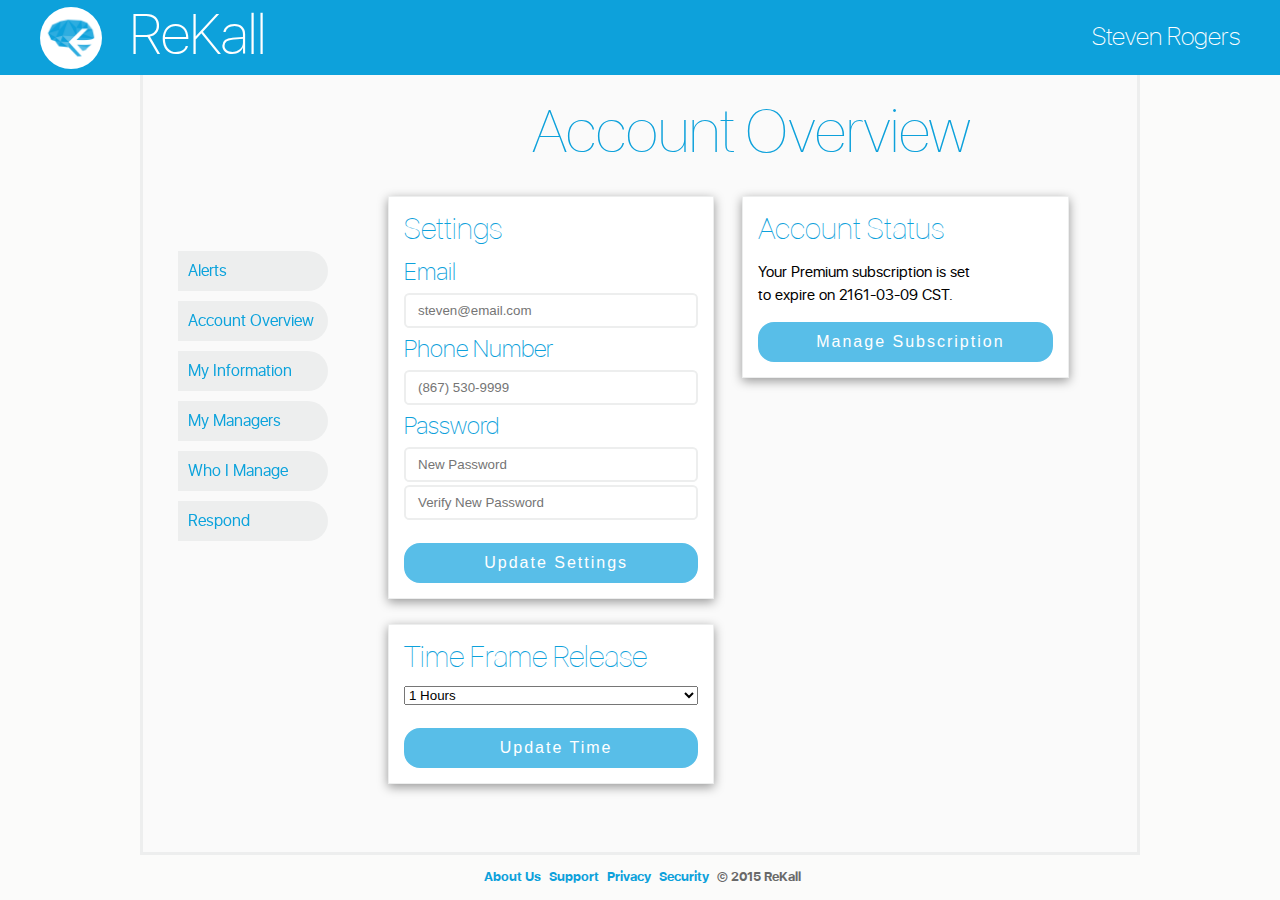
<file: index.html>
<!DOCTYPE html>
<html>
<head>
  <meta charset="utf-8">
  <meta name="viewport" content="width=device-width">
  <title>ReKall</title>
  <link href="style.css" rel="stylesheet" type="text/css">
</head>
<body>
  <div class="u-header">
    <ul class="header-list">
      <li><img id="header-logo" src="img/logo-no-text.png" /></li>
      <li><h1 class="header-text">ReKall</h1></li>
      <li id="header-user"><h1 class="header-text">Steven Rogers</h1></li>
    </ul>
  </div>
  
  <div class="root">
    <ul class="left-menu">
      <li><a href="alerts.html">Alerts</a></li>
      <li><a href="index.html">Account Overview</a></li>
      <li><a href="info.html">My Information</a></li>
      <li><a href="managers.html">My Managers</a></li>
      <li><a href="pledges.html">Who I Manage</a></li>
      <li><a href="responses.html">Respond</a></li>
    </ul>
    
    <div class="page-content">
      <h1 class="content-title">Account Overview</h1>
      <div class="entity-container tile">
        <h2 class="entity-container-title">Settings</h2>
        <h3 class="entity-container-subhead">Email</h3>
        <input type="text" placeholder="steven@email.com" />
        
        <h3 class="entity-container-subhead">Phone Number</h3>
        <input type="text" placeholder="(867) 530-9999" />
        
        <h3 class="entity-container-subhead">Password</h3>
        <input type="text" placeholder="New Password" />
        <input type="text" placeholder="Verify New Password" />
        <br />
        <input id="updateSettings-btn" class="entity-container-btn" type="button" value="Update Settings" />
      </div>
      
      <div class="entity-container tile">
        <h2 class="entity-container-title">Account Status</h2>
        <p class="container-p">Your Premium subscription is set<br />to expire on 2161-03-09 CST.</p>
        <input id="managePremium-btn" class="entity-container-btn" type="button" value="Manage Subscription" />
      </div>
      
      <div class="entity-container tile">
        <h2 class="entity-container-title">Time Frame Release</h2>
        <select id="timeframe-select">
          <option value="1">1 Hours</option>
          <option value="3">3 Hours</option>
          <option value="6">6 Hours</option>
          <option value="12">12 Hours</option>
          <option value="18">18 Hours</option>
          <option value="24">24 Hours</option>
          <option value="36">36 Hours</option>
          <option value="48">48 Hours</option>
        </select>
        <br /><br />
        <input id="updateTime-btn" class="entity-container-btn" type="button" value="Update Time" />
      </div>
    </div>
  </div>
  
  <footer class="page-footer">
    <nav>
      <ul>
        <li><a href="a/about.html">About Us</a></li>
        <li><a href="a/security.html">Support</a></li>
        <li><a href="a/privacy.html">Privacy</a></li>
        <li><a href="a/security.html">Security</a></li>
        <li>© 2015 ReKall</li>
      </ul>
    </nav>
  </footer>
</body>
</html>
</file>
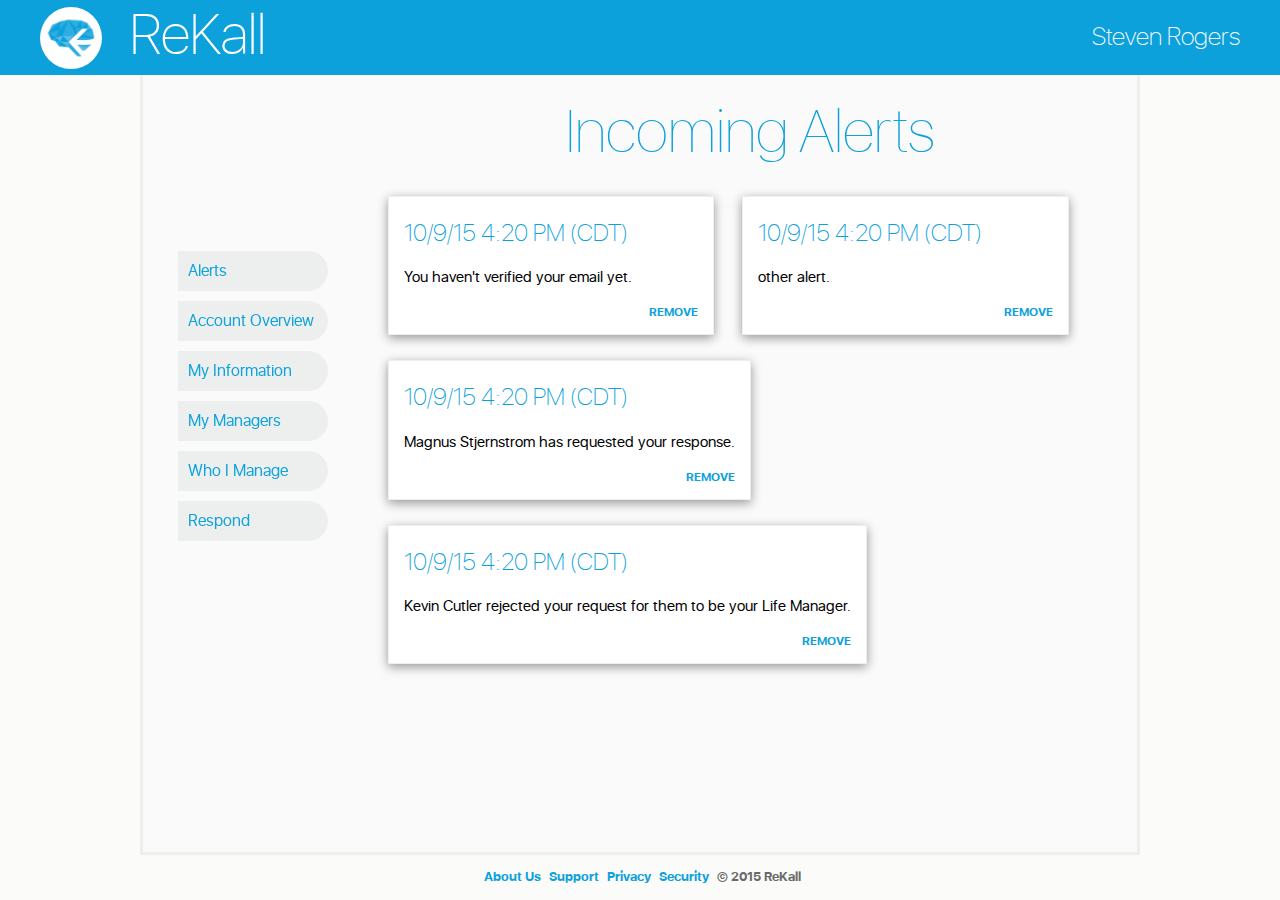
<file: alerts.html>
<!DOCTYPE html>
<html>
<head>
  <meta charset="utf-8">
  <meta name="viewport" content="width=device-width">
  <title>ReKall</title>
  <link href="style.css" rel="stylesheet" type="text/css">
</head>
<body>
  <div class="u-header">
    <ul class="header-list">
      <li><img id="header-logo" src="img/logo-no-text.png" /></li>
      <li><h1 class="header-text">ReKall</h1></li>
      <li id="header-user"><h1 class="header-text">Steven Rogers</h1></li>
    </ul>
  </div>
  
  <div class="root">
    <ul class="left-menu">
      <li><a href="alerts.html">Alerts</a></li>
      <li><a href="index.html">Account Overview</a></li>
      <li><a href="info.html">My Information</a></li>
      <li><a href="managers.html">My Managers</a></li>
      <li><a href="pledges.html">Who I Manage</a></li>
      <li><a href="responses.html">Respond</a></li>
    </ul>
    
    <div class="page-content">
      <h1 class="content-title">Incoming Alerts</h1>
      <div class="entity-container tile">
        <h3 class="entity-container-subhead">10/9/15 4:20 PM (CDT)</h3>
        <p class="container-p">You haven't verified your email yet.</p>
        <p class="alert-remove">REMOVE</p>
      </div>
      <div class="entity-container tile">
        <h3 class="entity-container-subhead">10/9/15 4:20 PM (CDT)</h3>
        <p class="container-p">other alert.</p>
        <p class="alert-remove">REMOVE</p>
      </div>
      <div class="entity-container tile">
        <h3 class="entity-container-subhead">10/9/15 4:20 PM (CDT)</h3>
        <p class="container-p">Magnus Stjernstrom has requested your response.</p>
        <p class="alert-remove">REMOVE</p>
      </div>
      <div class="entity-container tile">
        <h3 class="entity-container-subhead">10/9/15 4:20 PM (CDT)</h3>
        <p class="container-p">Kevin Cutler rejected your request for them to be your Life Manager.</p>
        <p class="alert-remove">REMOVE</p>
      </div>
    </div>
  </div>
  
  <footer class="page-footer">
    <nav>
      <ul>
        <li><a href="a/about.html">About Us</a></li>
        <li><a href="a/security.html">Support</a></li>
        <li><a href="a/privacy.html">Privacy</a></li>
        <li><a href="a/security.html">Security</a></li>
        <li>© 2015 ReKall</li>
      </ul>
    </nav>
  </footer>
</body>
</html>
</file>
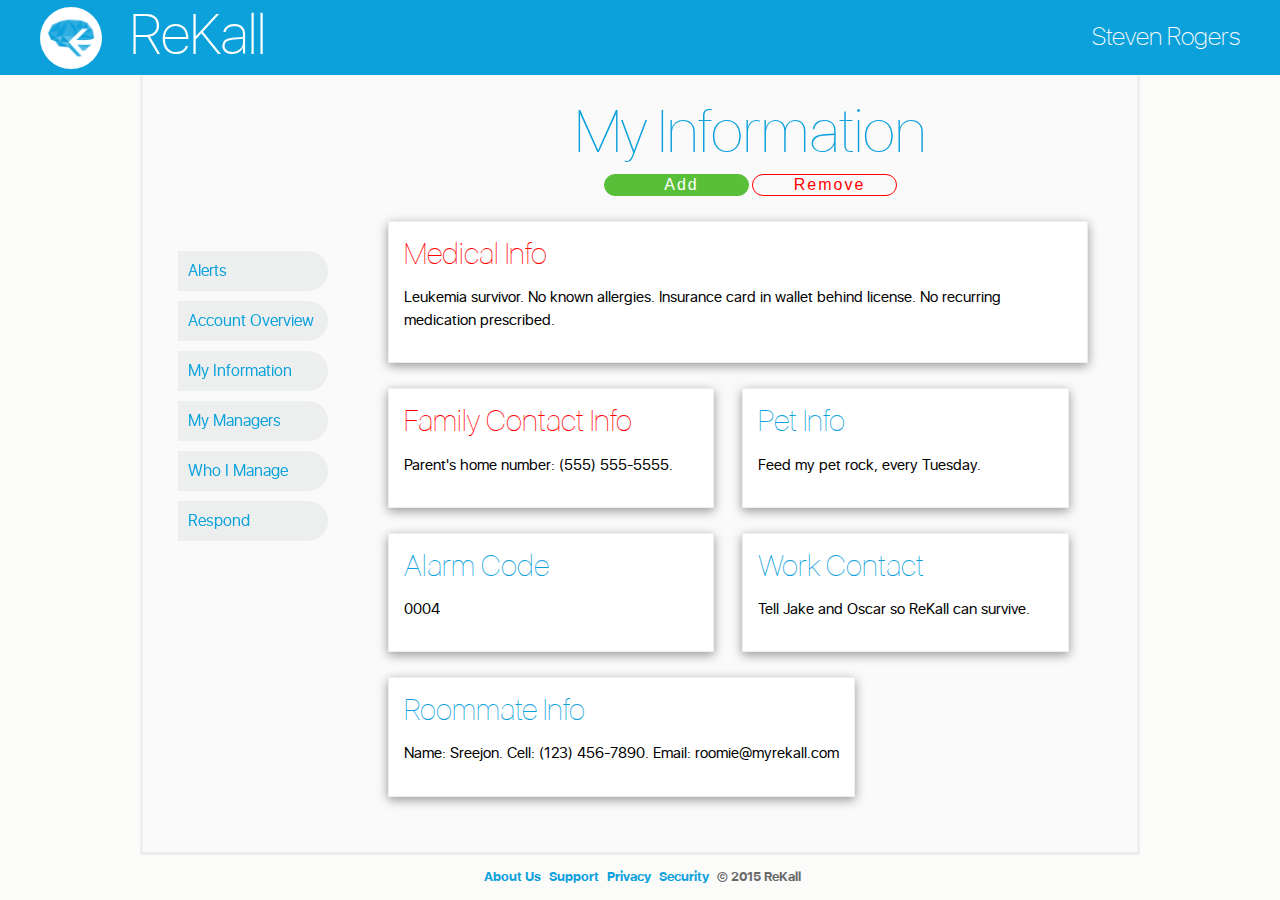
<file: info.html>
<!DOCTYPE html>
<html>
<head>
  <meta charset="utf-8">
  <meta name="viewport" content="width=device-width">
  <title>ReKall</title>
  <link href="style.css" rel="stylesheet" type="text/css">
</head>
<body>
  <div class="u-header">
    <ul class="header-list">
      <li><img id="header-logo" src="img/logo-no-text.png" /></li>
      <li><h1 class="header-text">ReKall</h1></li>
      <li id="header-user"><h1 class="header-text">Steven Rogers</h1></li>
    </ul>
  </div>
  
  <div class="root">
    <ul class="left-menu">
      <li><a href="alerts.html">Alerts</a></li>
      <li><a href="index.html">Account Overview</a></li>
      <li><a href="info.html">My Information</a></li>
      <li><a href="managers.html">My Managers</a></li>
      <li><a href="pledges.html">Who I Manage</a></li>
      <li><a href="responses.html">Respond</a></li>
    </ul>
    
    <div class="page-content">
      <h1 class="content-title">My Information</h1>
      <div class="section-btn-div">
        <input id="addInfo" class="entity-container-btn section-btn add-btn" type="button" value="Add" />
        <input id="removeInfo" class="entity-container-btn section-btn remove-btn" type="button" value="Remove" />
      </div>
      <div class="entity-container tile">
        <h2 class="entity-container-title red">Medical Info</h2>
        <p class="container-p">Leukemia survivor. No known allergies. Insurance card in wallet behind license. No recurring medication prescribed.</p>
      </div>
      
      <div class="entity-container tile">
        <h2 class="entity-container-title red">Family Contact Info</h2>
        <p class="container-p">Parent's home number: (555) 555-5555.</p>
      </div>
      
      <div class="entity-container tile">
        <h2 class="entity-container-title">Pet Info</h2>
        <p class="container-p">Feed my pet rock, every Tuesday.</p>
      </div>
      
      <div class="entity-container tile">
        <h2 class="entity-container-title">Alarm Code</h2>
        <p class="container-p">0004</p>
      </div>
      
      <div class="entity-container tile">
        <h2 class="entity-container-title">Work Contact</h2>
        <p class="container-p">Tell Jake and Oscar so ReKall can survive.</p>
      </div>
      
      <div class="entity-container tile">
        <h2 class="entity-container-title">Roommate Info</h2>
        <p class="container-p">Name: Sreejon. Cell: (123) 456-7890. Email: roomie@myrekall.com</p>
      </div>
    </div>
  </div>
  
  <footer class="page-footer">
    <nav>
      <ul>
        <li><a href="a/about.html">About Us</a></li>
        <li><a href="a/security.html">Support</a></li>
        <li><a href="a/privacy.html">Privacy</a></li>
        <li><a href="a/security.html">Security</a></li>
        <li>© 2015 ReKall</li>
      </ul>
    </nav>
  </footer>
</body>
</html>
</file>
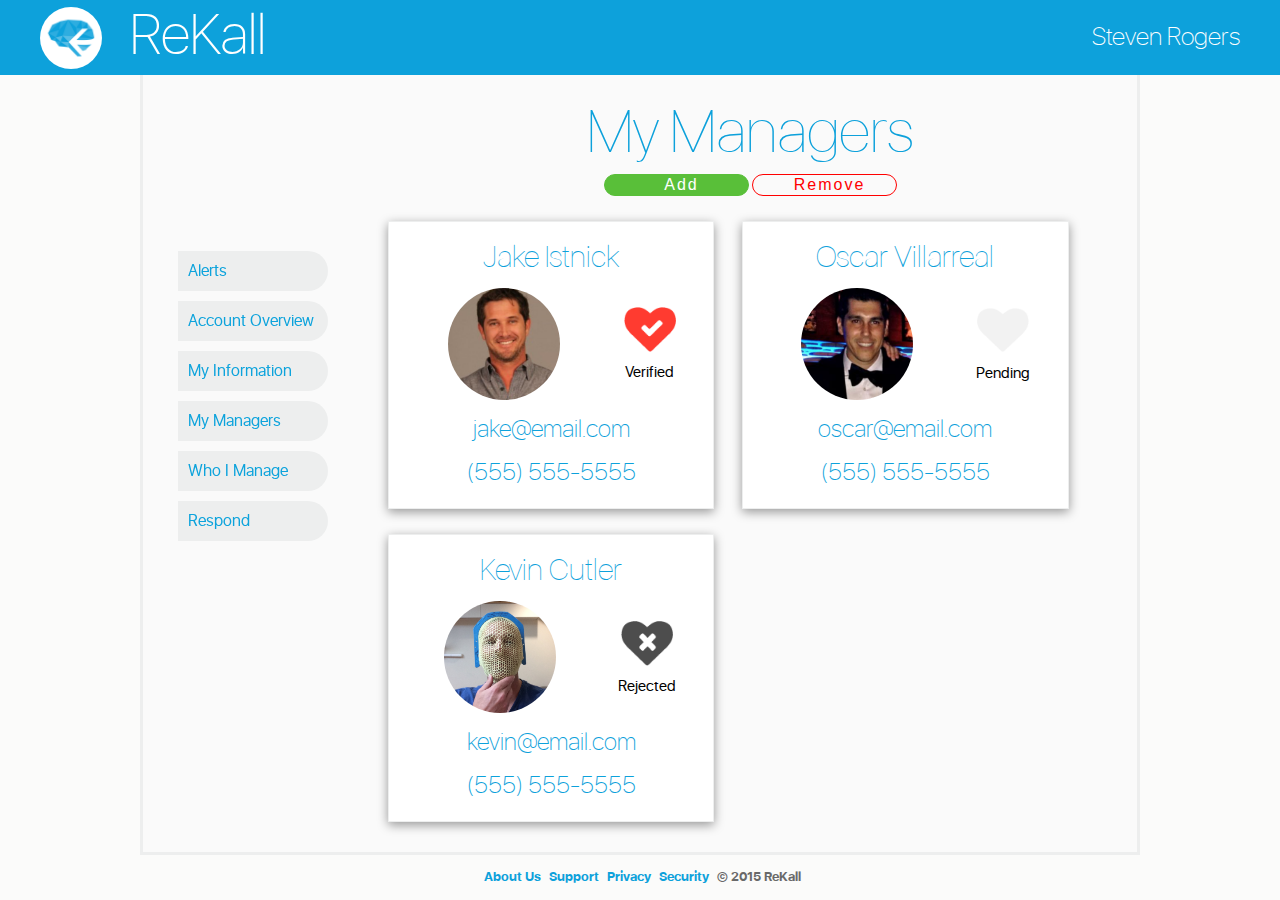
<file: managers.html>
<!DOCTYPE html>
<html>
<head>
  <meta charset="utf-8">
  <meta name="viewport" content="width=device-width">
  <title>ReKall</title>
  <link href="style.css" rel="stylesheet" type="text/css">
</head>
<body>
  <div class="u-header">
    <ul class="header-list">
      <li><img id="header-logo" src="img/logo-no-text.png" /></li>
      <li><h1 class="header-text">ReKall</h1></li>
      <li id="header-user"><h1 class="header-text">Steven Rogers</h1></li>
    </ul>
  </div>
  
  <div class="root">
    <ul class="left-menu">
      <li><a href="alerts.html">Alerts</a></li>
      <li><a href="index.html">Account Overview</a></li>
      <li><a href="info.html">My Information</a></li>
      <li><a href="managers.html">My Managers</a></li>
      <li><a href="pledges.html">Who I Manage</a></li>
      <li><a href="responses.html">Respond</a></li>
    </ul>
    
    <div class="page-content">
      <h1 class="content-title">My Managers</h1>
      <div class="section-btn-div">
        <input id="addInfo" class="entity-container-btn section-btn add-btn" type="button" value="Add" />
        <input id="removeInfo" class="entity-container-btn section-btn remove-btn" type="button" value="Remove" />
      </div>
      <div class="entity-container tile">
        <table class="manager-table">
          <tr>
            <td colspan="2">
              <h2 class="entity-container-title center">Jake Istnick</h2>
            </td>
          </tr>
          <tr>
            <td>
              <img class="table-img user" src="img/jake" />
            </td>
            <td>
              <img class="table-img heart" src="img/heartcheck_3x.png" />
              <br />
              <p class="container-p">Verified</p>
            </td>
          </tr>
          <tr>
            <td colspan="2">
              <h2 class="entity-container-subhead center">jake@email.com</h2>
            </td>
          </tr>
          <tr>
            <td colspan="2">
              <h2 class="entity-container-subhead center">(555) 555-5555</h2>
            </td>
          </tr>
        </table>
      </div>
      
      <div class="entity-container tile">
        <table class="manager-table">
          <tr>
            <td colspan="2">
              <h2 class="entity-container-title center">Oscar Villarreal</h2>
            </td>
          </tr>
          <tr>
            <td>
              <img class="table-img user" src="img/oscar" />
            </td>
            <td>
              <img class="table-img heart" src="img/heartgray_3x.png" />
              <br />
              <p class="container-p">Pending</p>
            </td>
          </tr>
          <tr>
            <td colspan="2">
              <h2 class="entity-container-subhead center">oscar@email.com</h2>
            </td>
          </tr>
          <tr>
            <td colspan="2">
              <h2 class="entity-container-subhead center">(555) 555-5555</h2>
            </td>
          </tr>
        </table>
      </div>
      
      <div class="entity-container tile">
        <table class="manager-table">
          <tr>
            <td colspan="2">
              <h2 class="entity-container-title center">Kevin Cutler</h2>
            </td>
          </tr>
          <tr>
            <td>
              <img class="table-img user" src="img/kevin" />
            </td>
            <td>
              <img class="table-img heart" src="img/heartx_3x.png" />
              <br />
              <p class="container-p">Rejected</p>
            </td>
          </tr>
          <tr>
            <td colspan="2">
              <h2 class="entity-container-subhead center">kevin@email.com</h2>
            </td>
          </tr>
          <tr>
            <td colspan="2">
              <h2 class="entity-container-subhead center">(555) 555-5555</h2>
            </td>
          </tr>
        </table>
      </div>
    </div>
  </div>
  
  <footer class="page-footer">
    <nav>
      <ul>
        <li><a href="a/about.html">About Us</a></li>
        <li><a href="a/security.html">Support</a></li>
        <li><a href="a/privacy.html">Privacy</a></li>
        <li><a href="a/security.html">Security</a></li>
        <li>© 2015 ReKall</li>
      </ul>
    </nav>
  </footer>
</body>
</html>
</file>
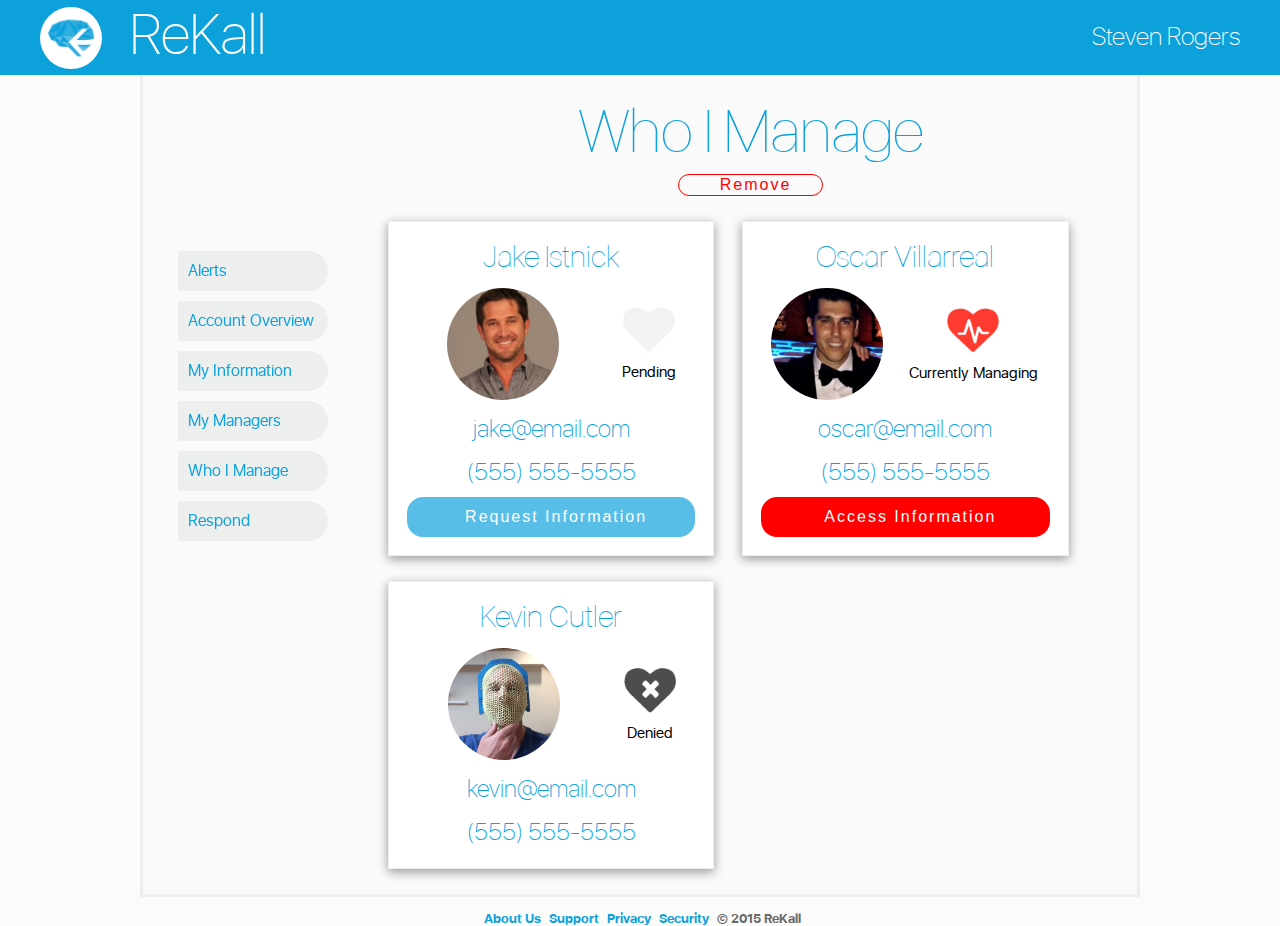
<file: pledges.html>
<!DOCTYPE html>
<html>
<head>
  <meta charset="utf-8">
  <meta name="viewport" content="width=device-width">
  <title>ReKall</title>
  <link href="style.css" rel="stylesheet" type="text/css">
</head>
<body>
  <div class="u-header">
    <ul class="header-list">
      <li><img id="header-logo" src="img/logo-no-text.png" /></li>
      <li><h1 class="header-text">ReKall</h1></li>
      <li id="header-user"><h1 class="header-text">Steven Rogers</h1></li>
    </ul>
  </div>
  
  <div class="root">
    <ul class="left-menu">
      <li><a href="alerts.html">Alerts</a></li>
      <li><a href="index.html">Account Overview</a></li>
      <li><a href="info.html">My Information</a></li>
      <li><a href="managers.html">My Managers</a></li>
      <li><a href="pledges.html">Who I Manage</a></li>
      <li><a href="responses.html">Respond</a></li>
    </ul>
    
    <div class="page-content">
      <h1 class="content-title">Who I Manage</h1>
      <div class="section-btn-div">
        <input id="removeInfo" class="entity-container-btn section-btn remove-btn" type="button" value="Remove" />
      </div>
      <div class="entity-container tile">
        <table class="pledge-table">
          <tr>
            <td colspan="2">
              <h2 class="entity-container-title center">Jake Istnick</h2>
            </td>
          </tr>
          <tr>
            <td>
              <img class="table-img user" src="img/jake" />
            </td>
            <td>
              <img class="table-img heart" src="img/heartgray_3x.png" />
              <br />
              <p class="container-p">Pending</p>
            </td>
          </tr>
          <tr>
            <td colspan="2">
              <h2 class="entity-container-subhead center">jake@email.com</h2>
            </td>
          </tr>
          <tr>
            <td colspan="2">
              <h2 class="entity-container-subhead center">(555) 555-5555</h2>
            </td>
          </tr>
          <tr>
            <td colspan="2">
              <input id="accessInfo-btn" class="entity-container-btn" type="button" value="Request Information" />
            </td>
          </tr>
        </table>
      </div>
      
      <div class="entity-container tile">
        <table class="pledge-table">
          <tr>
            <td colspan="2">
              <h2 class="entity-container-title center">Oscar Villarreal</h2>
            </td>
          </tr>
          <tr>
            <td>
              <img class="table-img user" src="img/oscar" />
            </td>
            <td>
              <img class="table-img heart" src="img/heart_3x.png" />
              <br />
              <p class="container-p">Currently Managing</p>
            </td>
          </tr>
          <tr>
            <td colspan="2">
              <h2 class="entity-container-subhead center">oscar@email.com</h2>
            </td>
          </tr>
          <tr>
            <td colspan="2">
              <h2 class="entity-container-subhead center">(555) 555-5555</h2>
            </td>
          </tr>
          <tr>
            <td colspan="2">
              <input id="accessInfo-btn" class="entity-container-btn alert" type="button" value="Access Information" />
            </td>
          </tr>
        </table>
      </div>
      
      <div class="entity-container tile">
        <table class="pledge-table">
          <tr>
            <td colspan="2">
              <h2 class="entity-container-title center">Kevin Cutler</h2>
            </td>
          </tr>
          <tr>
            <td>
              <img class="table-img user" src="img/kevin" />
            </td>
            <td>
              <img class="table-img heart" src="img/heartx_3x.png" />
              <br />
              <p class="container-p">Denied</p>
            </td>
          </tr>
          <tr>
            <td colspan="2">
              <h2 class="entity-container-subhead center">kevin@email.com</h2>
            </td>
          </tr>
          <tr>
            <td colspan="2">
              <h2 class="entity-container-subhead center">(555) 555-5555</h2>
            </td>
          </tr>
        </table>
      </div>
    </div>
  </div>
  
  <footer class="page-footer">
    <nav>
      <ul>
        <li><a href="a/about.html">About Us</a></li>
        <li><a href="a/security.html">Support</a></li>
        <li><a href="a/privacy.html">Privacy</a></li>
        <li><a href="a/security.html">Security</a></li>
        <li>© 2015 ReKall</li>
      </ul>
    </nav>
  </footer>
</body>
</html>
</file>
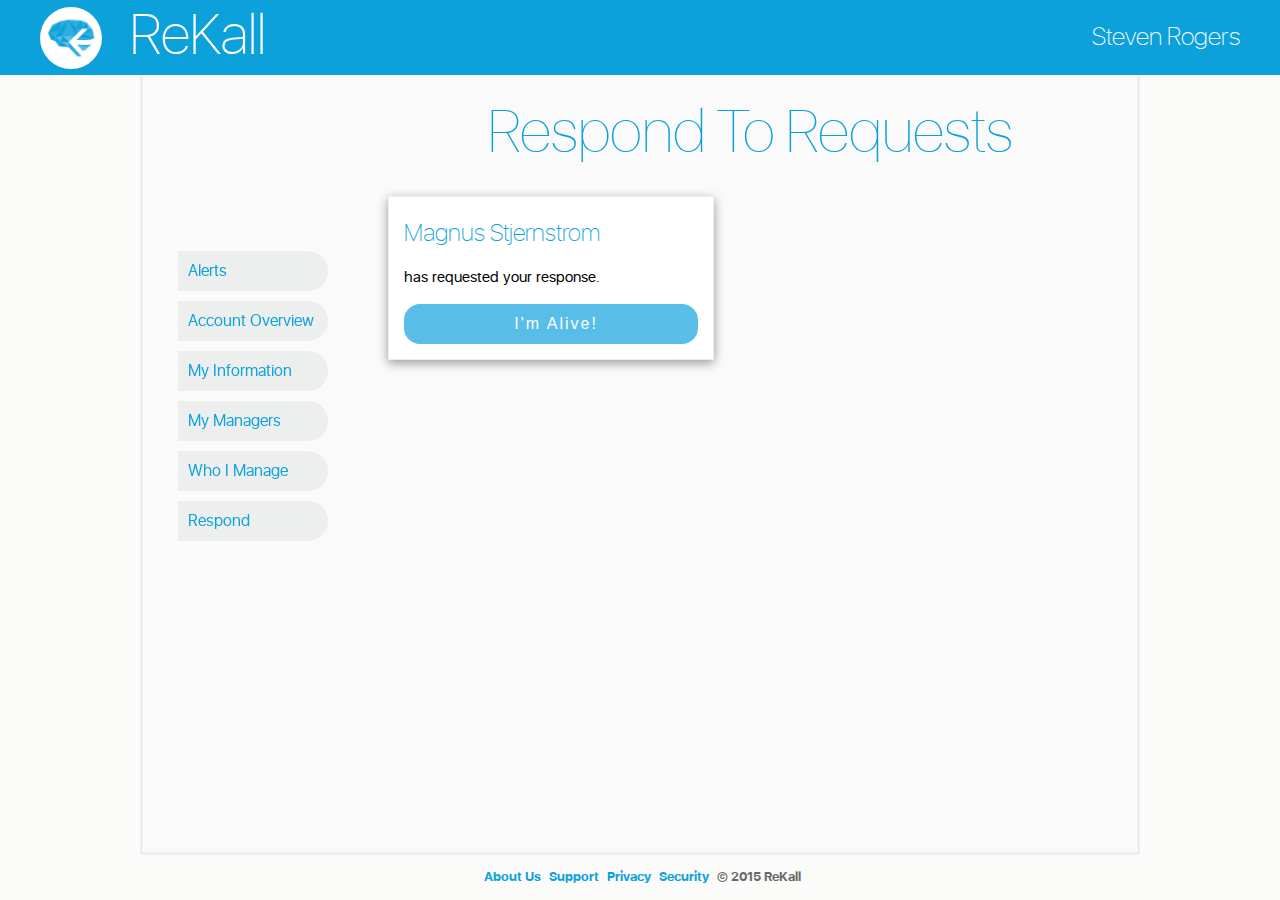
<file: responses.html>
<!DOCTYPE html>
<html>
<head>
  <meta charset="utf-8">
  <meta name="viewport" content="width=device-width">
  <title>ReKall</title>
  <link href="style.css" rel="stylesheet" type="text/css">
</head>
<body>
  <div class="u-header">
    <ul class="header-list">
      <li><img id="header-logo" src="img/logo-no-text.png" /></li>
      <li><h1 class="header-text">ReKall</h1></li>
      <li id="header-user"><h1 class="header-text">Steven Rogers</h1></li>
    </ul>
  </div>
  
  <div class="root">
    <ul class="left-menu">
      <li><a href="alerts.html">Alerts</a></li>
      <li><a href="index.html">Account Overview</a></li>
      <li><a href="info.html">My Information</a></li>
      <li><a href="managers.html">My Managers</a></li>
      <li><a href="pledges.html">Who I Manage</a></li>
      <li><a href="responses.html">Respond</a></li>
    </ul>
    
    <div class="page-content">
      <h1 class="content-title">Respond To Requests</h1>
      
      <div class="entity-container tile">
        <h3 class="entity-container-subhead">Magnus Stjernstrom</h3>
        <p class="container-p">has requested your response.</p>
        <input id="respondRequest-btn" class="entity-container-btn" type="button" value="I'm Alive!" />
      </div>
    </div>
  </div>
  
  <footer class="page-footer">
    <nav>
      <ul>
        <li><a href="a/about.html">About Us</a></li>
        <li><a href="a/security.html">Support</a></li>
        <li><a href="a/privacy.html">Privacy</a></li>
        <li><a href="a/security.html">Security</a></li>
        <li>© 2015 ReKall</li>
      </ul>
    </nav>
  </footer>
</body>
</html>
</file>
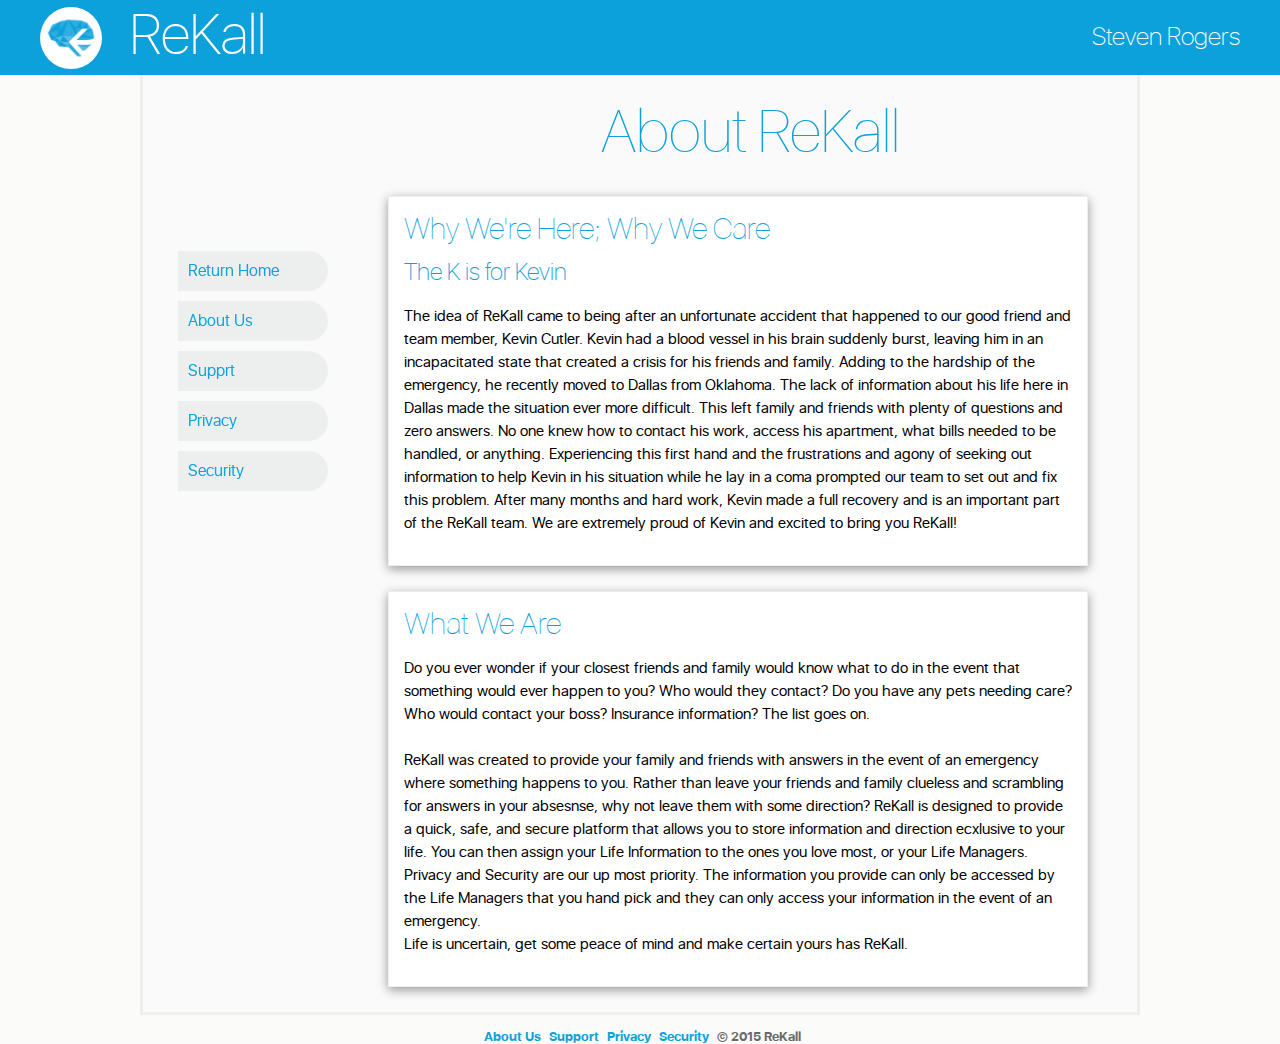
<file: a/about.html>
<!DOCTYPE html>
<html>
<head>
  <meta charset="utf-8">
<!--  <meta name="viewport" content="width=device-width">-->
  <title>ReKall</title>
  <link href="../style.css" rel="stylesheet" type="text/css">
</head>
<body>
  <div class="u-header">
    <ul class="header-list">
      <li><img id="header-logo" src="../img/logo-no-text.png" /></li>
      <li><h1 class="header-text">ReKall</h1></li>
      <li id="header-user"><h1 class="header-text">Steven Rogers</h1></li>
    </ul>
  </div>
  
  <div class="root">
    <ul class="left-menu">
      <li><a href="../index.html">Return Home</a></li>
      <li><a href="about.html">About Us</a></li>
      <li><a href="support.html">Supprt</a></li>
      <li><a href="privacy.html">Privacy</a></li>
      <li><a href="security.html">Security</a></li>
    </ul>
    
    <div class="page-content">
      <h1 class="content-title">About ReKall</h1>
      <div class="entity-container tile">
        <h3 class="entity-container-title">Why We're Here; Why We Care</h3>
        <h4 class="entity-container-subhead">The K is for Kevin</h4>
        <p class="container-p">The idea of ReKall came to being after an unfortunate accident that happened to our good friend and team member, Kevin Cutler. Kevin had a blood vessel in his brain suddenly burst, leaving him in an incapacitated state that created a crisis for his friends and family. Adding to the hardship of the emergency, he recently moved to Dallas from Oklahoma. The lack of information about his life here in Dallas made the situation ever more difficult. This left family and friends with plenty of questions and zero answers. No one knew how to contact his work, access his apartment, what bills needed to be handled, or anything. Experiencing this first hand and the frustrations and agony of seeking out information to help Kevin in his situation while he lay in a coma prompted our team to set out and fix this problem. After many months and hard work, Kevin made a full recovery and is an important part of the ReKall team. We are extremely proud of Kevin and excited to bring you ReKall!</p>
      </div>
      <div class="entity-container tile">
        <h3 class="entity-container-title">What We Are</h3>
        <p class="container-p">Do you ever wonder if your closest friends and family would know what to do in the event that something would ever happen to you? Who would they contact? Do you have any pets needing care? Who would contact your boss? Insurance information? The list goes on.<br /><br />ReKall was created to provide your family and friends with answers in the event of an emergency where something happens to you. Rather than leave your friends and family clueless and scrambling for answers in your absesnse, why not leave them with some direction? ReKall is designed to provide a quick, safe, and secure platform that allows you to store information and direction ecxlusive to your life. You can then assign your Life Information to the ones you love most, or your Life Managers. Privacy and Security are our up most priority. The information you provide can only be accessed by the Life Managers that you hand pick and they can only access your information in the event of an emergency.<br />Life is uncertain, get some peace of mind and make certain yours has ReKall.</p>
      </div>
    </div>
  </div>
  
  <footer class="page-footer">
    <nav>
      <ul>
        <li><a href="about.html">About Us</a></li>
        <li><a href="support.html">Support</a></li>
        <li><a href="privacy.html">Privacy</a></li>
        <li><a href="security.html">Security</a></li>
        <li>© 2015 ReKall</li>
      </ul>
    </nav>
  </footer>
</body>
</html>
</file>
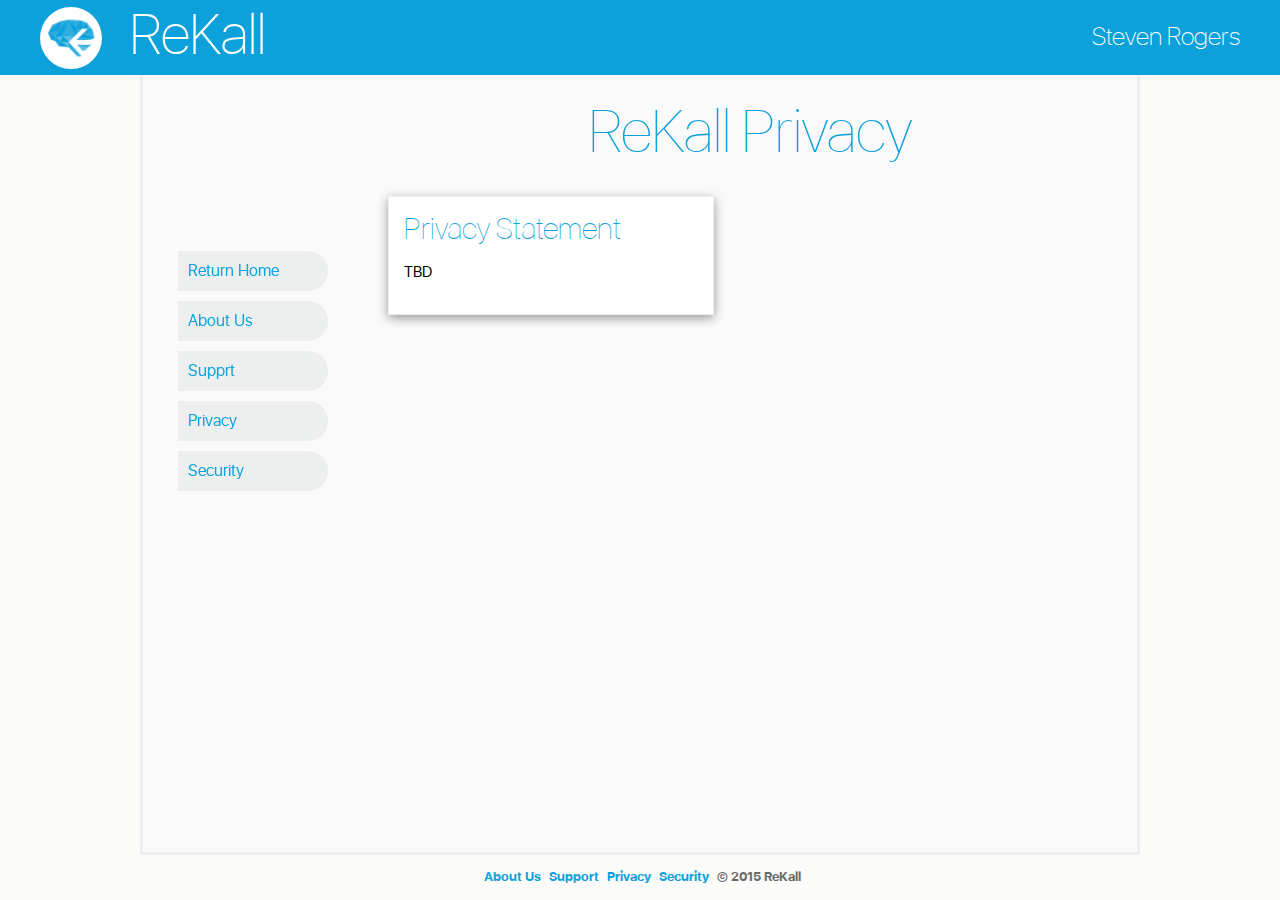
<file: a/privacy.html>
<!DOCTYPE html>
<html>
<head>
  <meta charset="utf-8">
<!--  <meta name="viewport" content="width=device-width">-->
  <title>ReKall</title>
  <link href="../style.css" rel="stylesheet" type="text/css">
</head>
<body>
  <div class="u-header">
    <ul class="header-list">
      <li><img id="header-logo" src="../img/logo-no-text.png" /></li>
      <li><h1 class="header-text">ReKall</h1></li>
      <li id="header-user"><h1 class="header-text">Steven Rogers</h1></li>
    </ul>
  </div>
  
  <div class="root">
    <ul class="left-menu">
      <li><a href="../index.html">Return Home</a></li>
      <li><a href="about.html">About Us</a></li>
      <li><a href="support.html">Supprt</a></li>
      <li><a href="privacy.html">Privacy</a></li>
      <li><a href="security.html">Security</a></li>
    </ul>
    
    <div class="page-content">
      <h1 class="content-title">ReKall Privacy</h1>
      <div class="entity-container tile">
        <h3 class="entity-container-title">Privacy Statement</h3>
        <p class="container-p">TBD</p>
      </div>
    </div>
  </div>
  
  <footer class="page-footer">
    <nav>
      <ul>
        <li><a href="about.html">About Us</a></li>
        <li><a href="support.html">Support</a></li>
        <li><a href="privacy.html">Privacy</a></li>
        <li><a href="security.html">Security</a></li>
        <li>© 2015 ReKall</li>
      </ul>
    </nav>
  </footer>
</body>
</html>
</file>
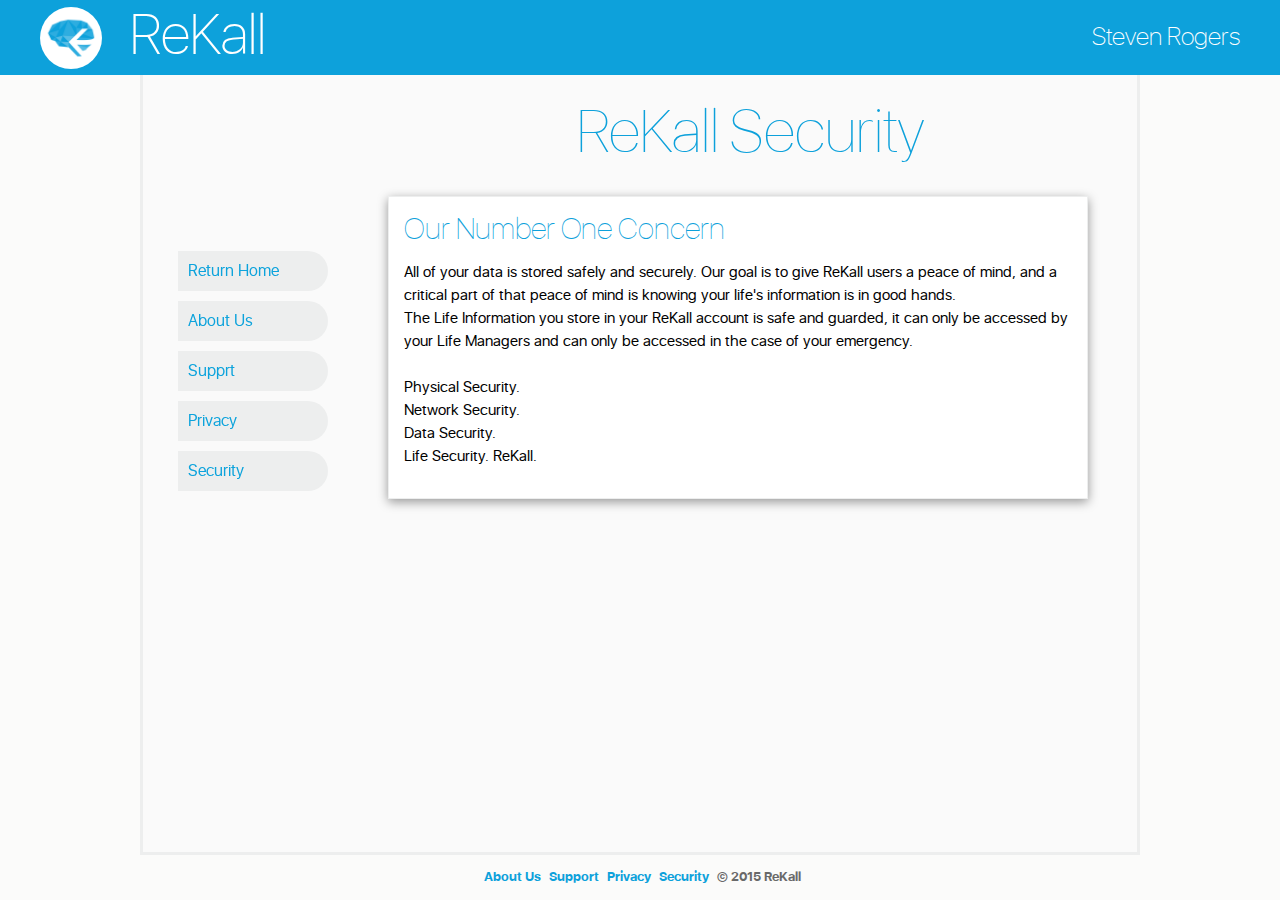
<file: a/security.html>
<!DOCTYPE html>
<html>
<head>
  <meta charset="utf-8">
<!--  <meta name="viewport" content="width=device-width">-->
  <title>ReKall</title>
  <link href="../style.css" rel="stylesheet" type="text/css">
</head>
<body>
  <div class="u-header">
    <ul class="header-list">
      <li><img id="header-logo" src="../img/logo-no-text.png" /></li>
      <li><h1 class="header-text">ReKall</h1></li>
      <li id="header-user"><h1 class="header-text">Steven Rogers</h1></li>
    </ul>
  </div>
  
  <div class="root">
    <ul class="left-menu">
      <li><a href="../index.html">Return Home</a></li>
      <li><a href="about.html">About Us</a></li>
      <li><a href="support.html">Supprt</a></li>
      <li><a href="privacy.html">Privacy</a></li>
      <li><a href="security.html">Security</a></li>
    </ul>
    
    <div class="page-content">
      <h1 class="content-title">ReKall Security</h1>
      <div class="entity-container tile">
        <h3 class="entity-container-title">Our Number One Concern</h3>
        <p class="container-p">All of your data is stored safely and securely. Our goal is to give ReKall users a peace of mind, and a critical part of that peace of mind is knowing your life's information is in good hands.<br />The Life Information you store in your ReKall account is safe and guarded, it can only be accessed by your Life Managers and can only be accessed in the case of your emergency.<br /><br />Physical Security.<br />Network Security.<br />Data Security.<br />Life Security. ReKall.</p>
      </div>
    </div>
  </div>
  
  <footer class="page-footer">
    <nav>
      <ul>
        <li><a href="about.html">About Us</a></li>
        <li><a href="support.html">Support</a></li>
        <li><a href="privacy.html">Privacy</a></li>
        <li><a href="security.html">Security</a></li>
        <li>© 2015 ReKall</li>
      </ul>
    </nav>
  </footer>
</body>
</html>
</file>
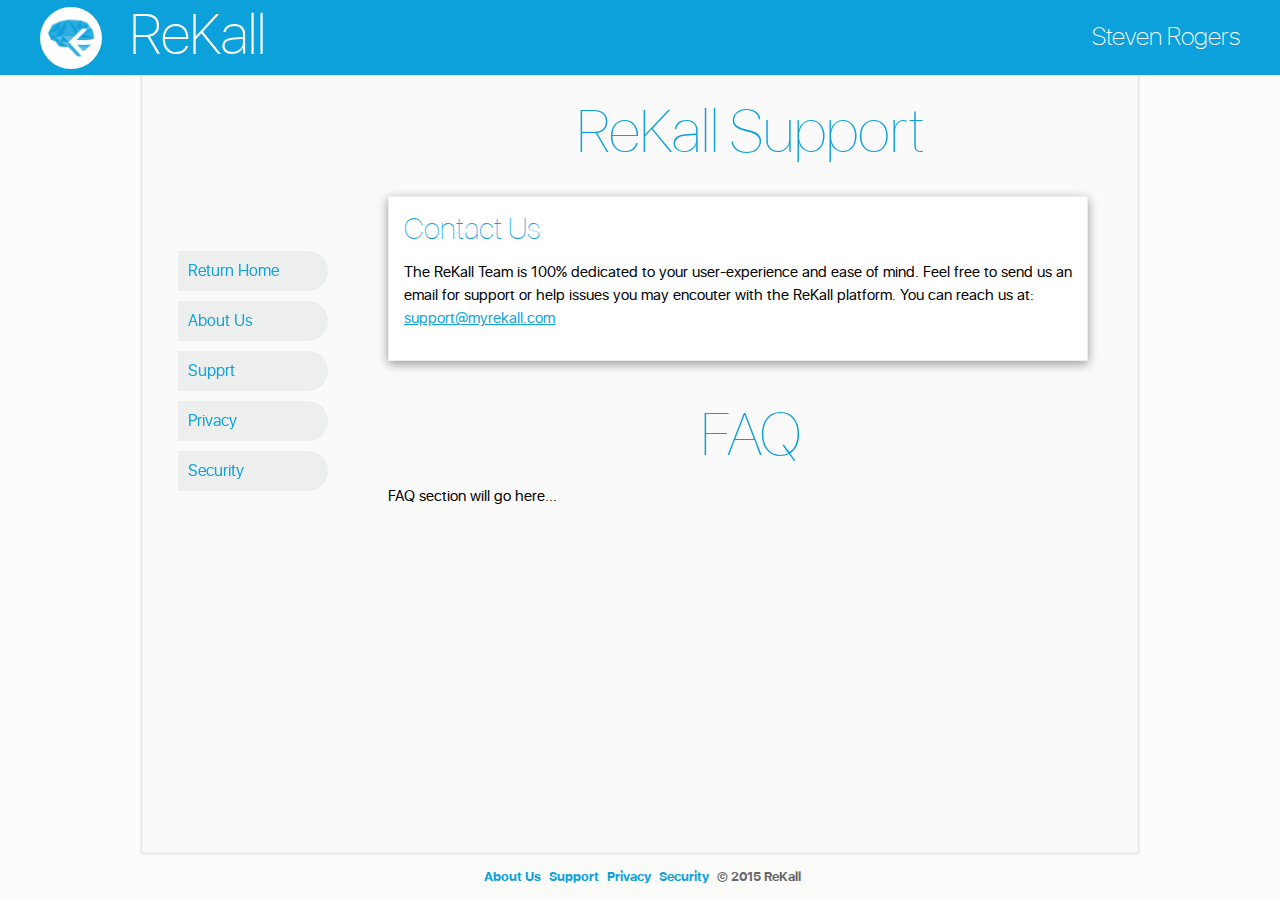
<file: a/support.html>
<!DOCTYPE html>
<html>
<head>
  <meta charset="utf-8">
<!--  <meta name="viewport" content="width=device-width">-->
  <title>ReKall</title>
  <link href="../style.css" rel="stylesheet" type="text/css">
</head>
<body>
  <div class="u-header">
    <ul class="header-list">
      <li><img id="header-logo" src="../img/logo-no-text.png" /></li>
      <li><h1 class="header-text">ReKall</h1></li>
      <li id="header-user"><h1 class="header-text">Steven Rogers</h1></li>
    </ul>
  </div>
  
  <div class="root">
    <ul class="left-menu">
      <li><a href="../index.html">Return Home</a></li>
      <li><a href="about.html">About Us</a></li>
      <li><a href="support.html">Supprt</a></li>
      <li><a href="privacy.html">Privacy</a></li>
      <li><a href="security.html">Security</a></li>
    </ul>
    
    <div class="page-content">
      <h1 class="content-title">ReKall Support</h1>
      <div class="entity-container tile">
        <h3 class="entity-container-title">Contact Us</h3>
        <p class="container-p">The ReKall Team is 100% dedicated to your user-experience and ease of mind. Feel free to send us an email for support or help issues you may encouter with the ReKall platform. You can reach us at: <a href="mailto:support@myrekall.com">support@myrekall.com</a></p>
      </div>
   
      <br /><br /><br />
      <h2 class="content-title">FAQ</h2>
      <p class="container-p">FAQ section will go here...</p>
    
    </div>
  </div>
  
  <footer class="page-footer">
    <nav>
      <ul>
        <li><a href="about.html">About Us</a></li>
        <li><a href="support.html">Support</a></li>
        <li><a href="privacy.html">Privacy</a></li>
        <li><a href="security.html">Security</a></li>
        <li>© 2015 ReKall</li>
      </ul>
    </nav>
  </footer>
</body>
</html>
</file>
<file: style.css>
/*
$r_blue: #0DA1DB;
$r_lightBlue: #58BEE8;
$r_darkBlue: #0DA3DC;
$r_lightGray: #EDEEEE;
$bgcolor: #FBFBFA;
$bgcolor_2: #FAFAFA;
$moneycolor: #59bf39;
*/

@font-face {
  font-family: 'sfns';
  src: url("fonts/system_san_francisco_display_bold-webfont.eot");
  src: url("fonts/system_san_francisco_display_bold-webfont.eot?#iefix") format("embedded-opentype"), url("fonts/system_san_francisco_display_bold-webfont.woff2") format("woff2"), url("fonts/system_san_francisco_display_bold-webfont.woff") format("woff"), url("fonts/system_san_francisco_display_bold-webfont.ttf") format("truetype");
  font-weight: 400;
  font-style: normal; }
@font-face {
  font-family: 'sfns';
  src: url("fonts/system_san_francisco_display_regular-webfont.eot");
  src: url("fonts/system_san_francisco_display_regular-webfont.eot?#iefix") format("embedded-opentype"), url("fonts/system_san_francisco_display_regular-webfont.woff2") format("woff2"), url("fonts/system_san_francisco_display_regular-webfont.woff") format("woff"), url("fonts/system_san_francisco_display_regular-webfont.ttf") format("truetype");
  font-weight: 300;
  font-style: normal; }
@font-face {
  font-family: 'sfns';
  src: url("fonts/system_san_francisco_display_thin-webfont.eot");
  src: url("fonts/system_san_francisco_display_thin-webfont.eot?#iefix") format("embedded-opentype"), url("fonts/system_san_francisco_display_thin-webfont.woff2") format("woff2"), url("fonts/system_san_francisco_display_thin-webfont.woff") format("woff"), url("fonts/system_san_francisco_display_thin-webfont.ttf") format("truetype");
  font-weight: 200;
  font-style: normal; }
@font-face {
  font-family: 'sfns';
  src: url("fonts/system_san_francisco_display_ultralight-webfont.eot");
  src: url("fonts/system_san_francisco_display_ultralight-webfont.eot?#iefix") format("embedded-opentype"), url("fonts/system_san_francisco_display_ultralight-webfont.woff2") format("woff2"), url("fonts/system_san_francisco_display_ultralight-webfont.woff") format("woff"), url("fonts/system_san_francisco_display_ultralight-webfont.ttf") format("truetype");
  font-weight: 100;
  font-style: normal; }

html {
  background-color: #FBFBFA;
  font-family: "sfns";
  color: #0DA1DB;
}

html, body {
  margin: 0;
  width: 100%;
  height: 100%;
}

select {
  width: 100%;
}

.u-header {
  width: 100%;
  top: 0;
  height: 75px;
  background-color: #0DA1DB;
  position: fixed;
}

.header-list {
  color: white;
  margin: 0;
  height: 75px;
}

.header-list li {
  display: inline-block;
  line-height: 75px;
}

#header-logo {
  height: 62px;
  width: 62px;
  vertical-align: middle;
  margin-right: 25px;
  margin-bottom: 23px;
  border-radius: 50%;
}

.header-text {
  display: inline;
  font-weight: 200;
  font-size: 3.5em;
}

#header-user {
  font-size: 0.45em;
  float: right;
  margin-right: 40px;
}

.root {
  background-color: #FAFAFA;
  width: 1000px;
  min-height: 95%;
  margin: 0 auto;
  border-style: solid;
  border-width: 3px;
  border-color: #EDEEEE;
  box-sizing: border-box;
  padding: 20px;
  padding-bottom: 25px;
}

.left-menu {
  display: inline-block;
  width: 150px;
  padding-left: 15px;
  list-style: none;
  position: fixed;
  top: 25%;
}

.left-menu li {
  margin-top: 10px;
  margin-bottom: 10px;
  min-height: 40px;
  background-color: #EDEEEE;
  border-bottom-right-radius: 50em;
  border-top-right-radius: 50em;
}

.left-menu li a {
  text-decoration: none;
  color: #0DA3DC;
  display: block;
  line-height: 40px;
  font-weight: 300; 
  margin-left: 10px;
}

.page-content {
  display: inline-block;
  width: 725px;
  margin-left: 225px;
  margin-top: 75px;
}

.entity-container {
  background-color: white;
  display: inline-block;
  vertical-align: top;
  min-width: 45%;
  max-width: 100%;
  margin: 0 auto;
  margin-top: 25px;
  margin-right: 25px;
  padding: 15px;
  border-width: 1px;
  border-style: solid;
  border-color: #EDEEEE;
  box-sizing: border-box;
}

.tile {
  box-shadow: 0 3px 10px rgba(0, 0, 0, .40);
/*  box-shadow: 0 3px 10px rgba(13, 163, 220, .40);*/
/*  box-shadow: 0 3px 10px rgba(88 , 190, 232, .40);*/
/*  box-shadow: 0 3px 10px rgba(13, 163, 220, .40);*/
}

.modal {
  position: fixed;
  top: 0;
  right: 0;
  bottom: 0;
  left: 0;
  background: rgba(0, 0, 0, 0.12);
  z-index: 99999;
  opacity: 0;
  -webkit-transition: opacity 400ms ease-in;
  -moz-transition: opacity 400ms ease-in;
  transition: opacity 400ms ease-in;
  pointer-events: none; }

.modal:target {
  opacity: 1;
  pointer-events: auto; }

.modal > div {
  width: 400px;
  position: relative;
  margin: 10% auto;
  padding: 5px 20px 13px 20px;
  border-radius: 3px;
  background: #fff;
  background: -moz-linear-gradient(#fff, #FBFBFA);
  background: -webkit-linear-gradient(#fff, #FBFBFA);
  background: -o-linear-gradient(#fff, #FBFBFA); }

.closeModal {
  background: #606061;
  color: #FFFFFF;
  line-height: 25px;
  position: absolute;
  right: -10px;
  text-align: center;
  top: -10px;
  width: 24px;
  text-decoration: none;
  font-weight: bold;
  -webkit-border-radius: 12px;
  -moz-border-radius: 12px;
  border-radius: 12px;
  -moz-box-shadow: 1px 1px 3px #000;
  -webkit-box-shadow: 1px 1px 3px #000;
  box-shadow: 1px 1px 3px #000; 
}

.closeModal:hover {
  background: #0DA1DB; }

.content-title {
  text-align: center;
  font-weight: 100;
  font-size: 3.75em;
  margin-top: 0;
  margin-bottom: 5px;
}

.entity-container-btn {
  height: 40px;
  border-radius: 1em;
  background-color: #58BEE8;
  border-color: #58BEE8;
  color: white;
  font-size: 1em;
  letter-spacing: 2px;
}

.alert {
  background-color: red;
  border-color: red;
}

.section-btn-div {
  width: inherit;
  display: inline-block;
  text-align: center;
}

.section-btn {
  border-radius: 10000em;
  border-width: 1.5px;
  display: inline-block;
  height: 80%;
  max-width: 20%;
}

.add-btn {
  background-color: #59bf39;
  border-color: #59bf39;
}

.remove-btn {
  color: red;
  background-color: rgba(255, 255, 255, 0);
  border-color: red;
}

.alert-remove {
  float: right;
  margin: 0;
  font-size: 75%;
}

.alert-remove:hover {
  cursor: pointer;
}

.entity-container-title {
  margin-top: 0;
  margin-bottom: 10px;
  font-weight: 100;
  font-size: 1.85em;
}

.red {
  color: red;
}

.center {
  text-align: center;
}

.entity-container-subhead {
  font-weight: 200;
  font-size: 1.5em;
  margin: 0;
  margin-top: 5px;
}

.container-p {
  color: black;
  font-weight: 300;
  font-size: 0.95em;
}

.container-p a {
  color: #0DA3DC;
}

input {
  display: block;
  margin-top: 3px;
  height: 35px;
  width: 100%;
  text-indent: 10px;
  box-sizing: border-box;
  border-radius: 0.4em;
  border-style: solid;
  border-color: #EDEEEE;
  border-width: 2px;
  -webkit-appearance: none;
}

td {
  text-align: center;
}

.manager-table {
  height: 100%;
  width: 100%;
}

.pledge-table {
  height: 100%;
  width: 100%;
}

.table-img {
  height: auto;
/*  width: 95px;*/
  width: 7em;
}

.user {
  border-radius: 50%;
}

.heart {
  height: auto;
/*  width: 55px;*/
  width: 3.25em;
  padding-top: 15px;
  margin-bottom: -10px;
}

.page-footer {
  position: relative;
  font-size: 80%; 
  bottom: 0;
  width: 100%;
  text-align: center;
}

.page-footer ul {
  padding: 0;
}

.page-footer li {
  display: inline;
  margin-left: 5px;
  color: dimgray; }

.page-footer li a {
  text-decoration: none;
  color: #0DA1DB;
  font-weight: 400; }

.page-footer li a:visited {
  color: #0DA1DB; }

.page-footer li a:hover {
  color: #58BEE8; }
</file>
